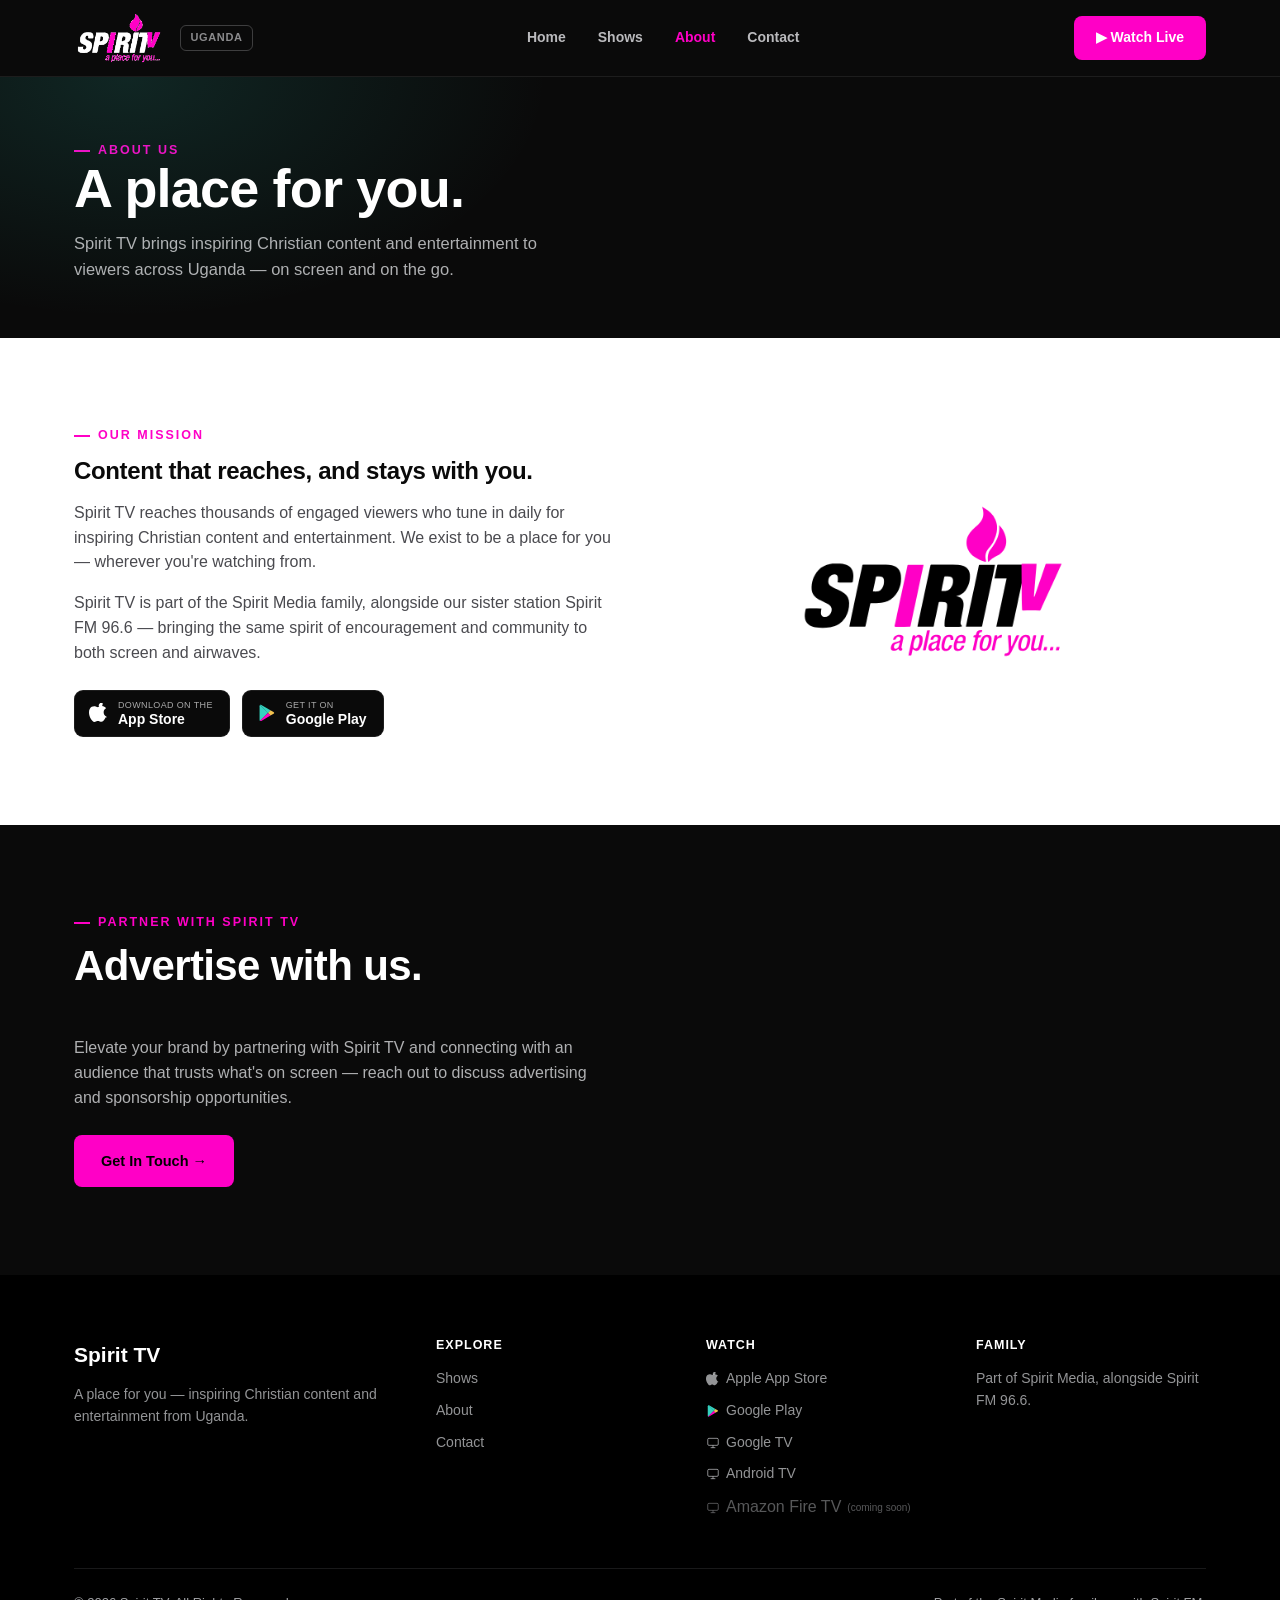
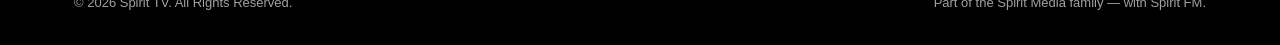
<file: about.html>
<!DOCTYPE html>
<html lang="en">
<head>
<meta charset="UTF-8">
<meta name="viewport" content="width=device-width, initial-scale=1.0">
<title>About — Spirit TV</title>
<meta name="description" content="Spirit TV — inspiring Christian content and entertainment for viewers across Uganda, part of the Spirit Media family.">
<link rel="stylesheet" href="/assets/css/style.css">
</head>
<body>

<nav class="site-nav">
  <div class="wrap">
    <a href="/" class="brand"><img src="/assets/img/spirit-tv-logo-white.png" alt="Spirit TV" class="brand-logo"><span style="margin-left:6px;font-size:11px;font-weight:700;letter-spacing:.06em;color:rgba(245,246,250,.55);border:1px solid rgba(245,246,250,.22);padding:3px 9px;border-radius:6px;">UGANDA</span></a>
    <div class="nav-links">
      <a href="/">Home</a>
      <a href="/shows.html">Shows</a>
      <a href="/about.html" class="active">About</a>
      <a href="/contact.html">Contact</a>
    </div>
    <a href="/watch.html" class="nav-cta">▶ Watch Live</a>
    <button class="menu-toggle" aria-label="Menu">☰</button>
  </div>
</nav>

<header class="page-header">
  <div class="wrap">
    <div class="eyebrow">About Us</div>
    <h1>A place for you.</h1>
    <p>Spirit TV brings inspiring Christian content and entertainment to viewers across Uganda — on screen and on the go.</p>
  </div>
</header>

<section>
  <div class="wrap grid-2">
    <div>
      <div class="eyebrow">Our Mission</div>
      <h2 style="margin-top:12px;">Content that reaches, and stays with you.</h2>
      <p style="margin-top:18px;color:#4a4a4f;font-size:16px;">Spirit TV reaches thousands of engaged viewers who tune in daily for inspiring Christian content and entertainment. We exist to be a place for you — wherever you're watching from.</p>
      <p style="margin-top:16px;color:#4a4a4f;font-size:16px;">Spirit TV is part of the Spirit Media family, alongside our sister station Spirit FM 96.6 — bringing the same spirit of encouragement and community to both screen and airwaves.</p>
      <div class="app-badges">
        <a href="https://apps.apple.com/ug/app/spirit-media-ug/id6473387035" target="_blank" rel="noopener" class="store-badge">
          <svg width="20" height="20" viewBox="0 0 24 24" fill="none"><path d="M16.365 1.43c0 1.14-.416 2.06-1.246 2.78-.997.86-2.03.99-3.106.4a3.28 3.28 0 0 1-.021-2.85c.395-.9 1.11-1.65 2.03-2.09.83-.4 1.71-.4 2.343.03V1.43z" fill="#fff"/><path d="M20.02 17.13c-.36.86-.78 1.66-1.28 2.4-.68 1.01-1.24 1.71-1.68 2.1-.68.65-1.4.99-2.18 1.01-.56.02-1.23-.16-2.02-.53-.79-.37-1.51-.55-2.17-.55-.68 0-1.43.18-2.24.55-.81.37-1.47.56-1.98.57-.75.03-1.49-.31-2.22-1.03-.47-.44-1.06-1.17-1.75-2.19-.75-1.1-1.36-2.38-1.84-3.85C.14 13.9 0 12.44 0 11.03c0-1.62.35-3.01 1.05-4.19.55-.94 1.29-1.68 2.21-2.22a5.8 5.8 0 0 1 2.98-.85c.6 0 1.4.2 2.4.6.99.4 1.63.6 1.92.6.21 0 .93-.23 2.14-.7 1.15-.44 2.12-.62 2.91-.55 2.15.18 3.77 1.03 4.83 2.57-1.92 1.18-2.87 2.83-2.85 4.95.02 1.65.61 3.03 1.77 4.13.53.5 1.12.89 1.78 1.16-.14.42-.3.83-.47 1.23l-.02-.03z" fill="#fff"/></svg>
          <span class="store-badge-text"><span class="store-badge-eyebrow">Download on the</span><span class="store-badge-name">App Store</span></span>
        </a>
        <a href="https://play.google.com/store/apps/details?id=com.spiritmedia.ug" target="_blank" rel="noopener" class="store-badge">
          <svg width="20" height="20" viewBox="0 0 24 24" fill="none"><path d="M3.6 2.4c-.35.35-.55.9-.55 1.6v16c0 .7.2 1.25.55 1.6l.1.08L13.02 12v-.24L3.7 2.32l-.1.08z" fill="#34D1BF"/><path d="M16.1 15.1l-3.08-3.08V11.8l3.08-3.08.07.04 3.66 2.08c1.04.6 1.04 1.56 0 2.16l-3.66 2.08-.07.02z" fill="#F2C14E"/><path d="M16.17 15.06L13.02 11.9 3.6 21.4c.35.38.93.42 1.58.06l11-6.4z" fill="#FF00C6"/><path d="M16.17 8.74l-11-6.4c-.65-.37-1.23-.32-1.58.06l9.43 9.5 3.15-3.16z" fill="#34D1BF"/></svg>
          <span class="store-badge-text"><span class="store-badge-eyebrow">Get it on</span><span class="store-badge-name">Google Play</span></span>
        </a>
      </div>
    </div>
    <div>
      <img src="/assets/img/spirit-tv-logo.png" alt="Spirit TV logo" style="max-width:280px;margin:0 auto;display:block;">
    </div>
  </div>
</section>

<section class="section-dark">
  <div class="wrap">
    <div class="section-head">
      <div class="eyebrow">Partner With Spirit TV</div>
      <h2 style="color:var(--paper);">Advertise with us.</h2>
    </div>
    <p style="color:rgba(245,246,250,.7);max-width:60ch;font-size:16px;">Elevate your brand by partnering with Spirit TV and connecting with an audience that trusts what's on screen — reach out to discuss advertising and sponsorship opportunities.</p>
    <a href="/contact.html" class="btn btn-play" style="margin-top:24px;">Get In Touch →</a>
  </div>
</section>

<footer>
  <div class="wrap">
    <div class="footer-grid">
      <div>
        <div class="footer-brand">Spirit TV</div>
        <p>A place for you — inspiring Christian content and entertainment from Uganda.</p>
      </div>
      <div>
        <h4>Explore</h4>
        <a href="/shows.html">Shows</a>
        <a href="/about.html">About</a>
        <a href="/contact.html">Contact</a>
      </div>
      <div>
        <h4>Watch</h4>
        <a href="https://apps.apple.com/ug/app/spirit-media-ug/id6473387035" target="_blank" rel="noopener" style="display:flex;align-items:center;gap:6px;">
          <svg width="14" height="14" viewBox="0 0 24 24" fill="none"><path d="M16.365 1.43c0 1.14-.416 2.06-1.246 2.78-.997.86-2.03.99-3.106.4a3.28 3.28 0 0 1-.021-2.85c.395-.9 1.11-1.65 2.03-2.09.83-.4 1.71-.4 2.343.03V1.43z" fill="currentColor"/><path d="M20.02 17.13c-.36.86-.78 1.66-1.28 2.4-.68 1.01-1.24 1.71-1.68 2.1-.68.65-1.4.99-2.18 1.01-.56.02-1.23-.16-2.02-.53-.79-.37-1.51-.55-2.17-.55-.68 0-1.43.18-2.24.55-.81.37-1.47.56-1.98.57-.75.03-1.49-.31-2.22-1.03-.47-.44-1.06-1.17-1.75-2.19-.75-1.1-1.36-2.38-1.84-3.85C.14 13.9 0 12.44 0 11.03c0-1.62.35-3.01 1.05-4.19.55-.94 1.29-1.68 2.21-2.22a5.8 5.8 0 0 1 2.98-.85c.6 0 1.4.2 2.4.6.99.4 1.63.6 1.92.6.21 0 .93-.23 2.14-.7 1.15-.44 2.12-.62 2.91-.55 2.15.18 3.77 1.03 4.83 2.57-1.92 1.18-2.87 2.83-2.85 4.95.02 1.65.61 3.03 1.77 4.13.53.5 1.12.89 1.78 1.16-.14.42-.3.83-.47 1.23l-.02-.03z" fill="currentColor"/></svg>
          Apple App Store
        </a>
        <a href="https://play.google.com/store/apps/details?id=com.spiritmedia.ug" target="_blank" rel="noopener" style="display:flex;align-items:center;gap:6px;">
          <svg width="14" height="14" viewBox="0 0 24 24" fill="none"><path d="M3.6 2.4c-.35.35-.55.9-.55 1.6v16c0 .7.2 1.25.55 1.6l.1.08L13.02 12v-.24L3.7 2.32l-.1.08z" fill="#34D1BF"/><path d="M16.1 15.1l-3.08-3.08V11.8l3.08-3.08.07.04 3.66 2.08c1.04.6 1.04 1.56 0 2.16l-3.66 2.08-.07.02z" fill="#F2C14E"/><path d="M16.17 15.06L13.02 11.9 3.6 21.4c.35.38.93.42 1.58.06l11-6.4z" fill="#FF00C6"/><path d="M16.17 8.74l-11-6.4c-.65-.37-1.23-.32-1.58.06l9.43 9.5 3.15-3.16z" fill="#34D1BF"/></svg>
          Google Play
        </a>
        <a href="https://play.google.com/store/apps/details?id=com.spirittv.spirittv&amp;pcampaignid=web_share" target="_blank" rel="noopener" style="display:flex;align-items:center;gap:6px;">
          <svg width="14" height="14" viewBox="0 0 24 24" fill="none"><rect x="3" y="4" width="18" height="12" rx="2" stroke="currentColor" stroke-width="1.6"/><path d="M8 20h8M12 16v4" stroke="currentColor" stroke-width="1.6"/></svg>
          Google TV
        </a>
        <a href="https://play.google.com/store/apps/details?id=com.spirittv.spirittv&amp;pcampaignid=web_share" target="_blank" rel="noopener" style="display:flex;align-items:center;gap:6px;">
          <svg width="14" height="14" viewBox="0 0 24 24" fill="none"><rect x="3" y="4" width="18" height="12" rx="2" stroke="currentColor" stroke-width="1.6"/><path d="M8 20h8M12 16v4" stroke="currentColor" stroke-width="1.6"/></svg>
          Android TV
        </a>
        <span style="display:flex;align-items:center;gap:6px;opacity:.55;cursor:default;">
          <svg width="14" height="14" viewBox="0 0 24 24" fill="none"><rect x="3" y="4" width="18" height="12" rx="2" stroke="currentColor" stroke-width="1.6"/><path d="M8 20h8M12 16v4" stroke="currentColor" stroke-width="1.6"/></svg>
          Amazon Fire TV <span style="font-size:10px;">(coming soon)</span>
        </span>
      </div>
      <div>
        <h4>Family</h4>
        <p>Part of Spirit Media, alongside Spirit FM 96.6.</p>
      </div>
    </div>
    <div class="footer-bottom">
      <span>&copy; 2026 Spirit TV. All Rights Reserved.</span>
      <span>Part of the Spirit Media family — with Spirit FM.</span>
    </div>
  </div>
</footer>

</body>
</html>
</file>
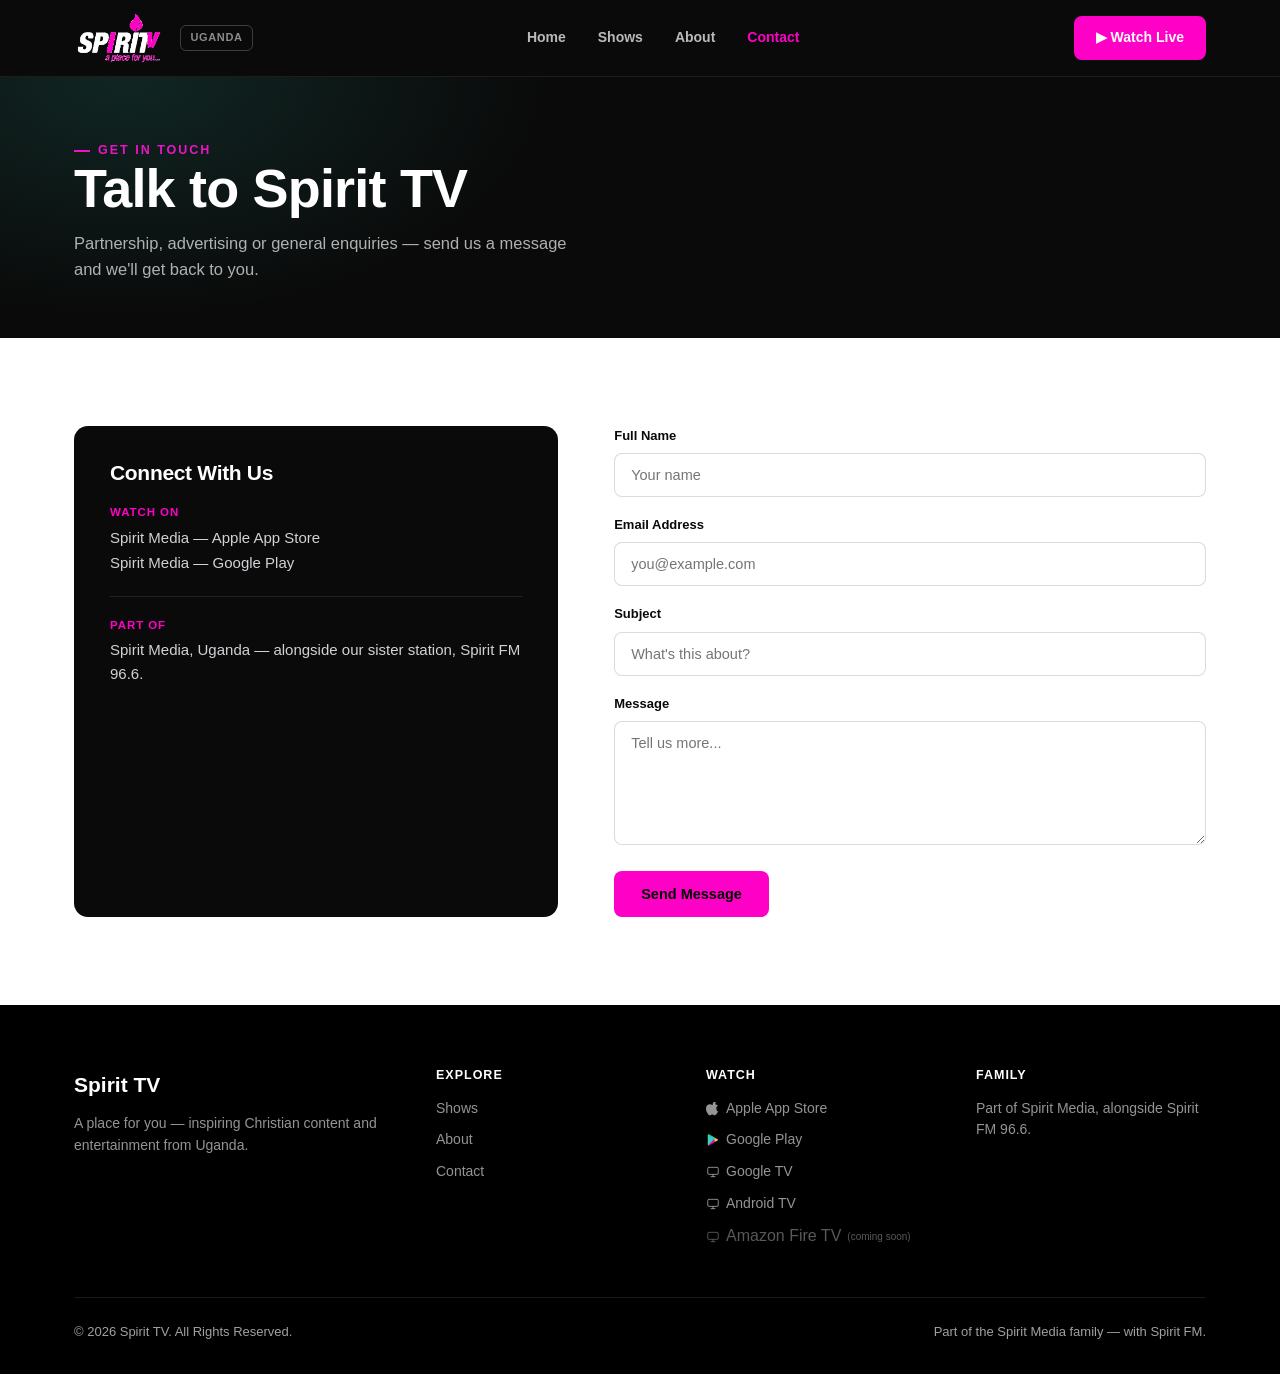
<file: contact.html>
<!DOCTYPE html>
<html lang="en">
<head>
<meta charset="UTF-8">
<meta name="viewport" content="width=device-width, initial-scale=1.0">
<title>Contact — Spirit TV</title>
<meta name="description" content="Get in touch with Spirit TV — partnership, advertising and general enquiries.">
<link rel="stylesheet" href="/assets/css/style.css">
</head>
<body>

<nav class="site-nav">
  <div class="wrap">
    <a href="/" class="brand"><img src="/assets/img/spirit-tv-logo-white.png" alt="Spirit TV" class="brand-logo"><span style="margin-left:6px;font-size:11px;font-weight:700;letter-spacing:.06em;color:rgba(245,246,250,.55);border:1px solid rgba(245,246,250,.22);padding:3px 9px;border-radius:6px;">UGANDA</span></a>
    <div class="nav-links">
      <a href="/">Home</a>
      <a href="/shows.html">Shows</a>
      <a href="/about.html">About</a>
      <a href="/contact.html" class="active">Contact</a>
    </div>
    <a href="/watch.html" class="nav-cta">▶ Watch Live</a>
    <button class="menu-toggle" aria-label="Menu">☰</button>
  </div>
</nav>

<header class="page-header">
  <div class="wrap">
    <div class="eyebrow">Get In Touch</div>
    <h1>Talk to Spirit TV</h1>
    <p>Partnership, advertising or general enquiries — send us a message and we'll get back to you.</p>
  </div>
</header>

<section>
  <div class="wrap contact-grid">
    <div class="contact-card">
      <h3>Connect With Us</h3>
      <div class="contact-row">
        <div>
          <div class="label">Watch On</div>
          <a href="https://apps.apple.com/ug/app/spirit-media-ug/id6473387035" target="_blank" rel="noopener">Spirit Media — Apple App Store</a><br>
          <a href="https://play.google.com/store/apps/details?id=com.spiritmedia.ug" target="_blank" rel="noopener">Spirit Media — Google Play</a>
        </div>
      </div>
      <div class="contact-row">
        <div>
          <div class="label">Part Of</div>
          <p>Spirit Media, Uganda — alongside our sister station, Spirit FM 96.6.</p>
        </div>
      </div>
    </div>

    <form class="contact-form">
      <div class="form-field">
        <label for="name">Full Name</label>
        <input type="text" id="name" placeholder="Your name">
      </div>
      <div class="form-field">
        <label for="email">Email Address</label>
        <input type="email" id="email" placeholder="you@example.com">
      </div>
      <div class="form-field">
        <label for="subject">Subject</label>
        <input type="text" id="subject" placeholder="What's this about?">
      </div>
      <div class="form-field">
        <label for="message">Message</label>
        <textarea id="message" rows="6" placeholder="Tell us more..."></textarea>
      </div>
      <button type="submit" class="btn btn-play">Send Message</button>
    </form>
  </div>
</section>

<footer>
  <div class="wrap">
    <div class="footer-grid">
      <div>
        <div class="footer-brand">Spirit TV</div>
        <p>A place for you — inspiring Christian content and entertainment from Uganda.</p>
      </div>
      <div>
        <h4>Explore</h4>
        <a href="/shows.html">Shows</a>
        <a href="/about.html">About</a>
        <a href="/contact.html">Contact</a>
      </div>
      <div>
        <h4>Watch</h4>
        <a href="https://apps.apple.com/ug/app/spirit-media-ug/id6473387035" target="_blank" rel="noopener" style="display:flex;align-items:center;gap:6px;">
          <svg width="14" height="14" viewBox="0 0 24 24" fill="none"><path d="M16.365 1.43c0 1.14-.416 2.06-1.246 2.78-.997.86-2.03.99-3.106.4a3.28 3.28 0 0 1-.021-2.85c.395-.9 1.11-1.65 2.03-2.09.83-.4 1.71-.4 2.343.03V1.43z" fill="currentColor"/><path d="M20.02 17.13c-.36.86-.78 1.66-1.28 2.4-.68 1.01-1.24 1.71-1.68 2.1-.68.65-1.4.99-2.18 1.01-.56.02-1.23-.16-2.02-.53-.79-.37-1.51-.55-2.17-.55-.68 0-1.43.18-2.24.55-.81.37-1.47.56-1.98.57-.75.03-1.49-.31-2.22-1.03-.47-.44-1.06-1.17-1.75-2.19-.75-1.1-1.36-2.38-1.84-3.85C.14 13.9 0 12.44 0 11.03c0-1.62.35-3.01 1.05-4.19.55-.94 1.29-1.68 2.21-2.22a5.8 5.8 0 0 1 2.98-.85c.6 0 1.4.2 2.4.6.99.4 1.63.6 1.92.6.21 0 .93-.23 2.14-.7 1.15-.44 2.12-.62 2.91-.55 2.15.18 3.77 1.03 4.83 2.57-1.92 1.18-2.87 2.83-2.85 4.95.02 1.65.61 3.03 1.77 4.13.53.5 1.12.89 1.78 1.16-.14.42-.3.83-.47 1.23l-.02-.03z" fill="currentColor"/></svg>
          Apple App Store
        </a>
        <a href="https://play.google.com/store/apps/details?id=com.spiritmedia.ug" target="_blank" rel="noopener" style="display:flex;align-items:center;gap:6px;">
          <svg width="14" height="14" viewBox="0 0 24 24" fill="none"><path d="M3.6 2.4c-.35.35-.55.9-.55 1.6v16c0 .7.2 1.25.55 1.6l.1.08L13.02 12v-.24L3.7 2.32l-.1.08z" fill="#34D1BF"/><path d="M16.1 15.1l-3.08-3.08V11.8l3.08-3.08.07.04 3.66 2.08c1.04.6 1.04 1.56 0 2.16l-3.66 2.08-.07.02z" fill="#F2C14E"/><path d="M16.17 15.06L13.02 11.9 3.6 21.4c.35.38.93.42 1.58.06l11-6.4z" fill="#FF00C6"/><path d="M16.17 8.74l-11-6.4c-.65-.37-1.23-.32-1.58.06l9.43 9.5 3.15-3.16z" fill="#34D1BF"/></svg>
          Google Play
        </a>
        <a href="https://play.google.com/store/apps/details?id=com.spirittv.spirittv&amp;pcampaignid=web_share" target="_blank" rel="noopener" style="display:flex;align-items:center;gap:6px;">
          <svg width="14" height="14" viewBox="0 0 24 24" fill="none"><rect x="3" y="4" width="18" height="12" rx="2" stroke="currentColor" stroke-width="1.6"/><path d="M8 20h8M12 16v4" stroke="currentColor" stroke-width="1.6"/></svg>
          Google TV
        </a>
        <a href="https://play.google.com/store/apps/details?id=com.spirittv.spirittv&amp;pcampaignid=web_share" target="_blank" rel="noopener" style="display:flex;align-items:center;gap:6px;">
          <svg width="14" height="14" viewBox="0 0 24 24" fill="none"><rect x="3" y="4" width="18" height="12" rx="2" stroke="currentColor" stroke-width="1.6"/><path d="M8 20h8M12 16v4" stroke="currentColor" stroke-width="1.6"/></svg>
          Android TV
        </a>
        <span style="display:flex;align-items:center;gap:6px;opacity:.55;cursor:default;">
          <svg width="14" height="14" viewBox="0 0 24 24" fill="none"><rect x="3" y="4" width="18" height="12" rx="2" stroke="currentColor" stroke-width="1.6"/><path d="M8 20h8M12 16v4" stroke="currentColor" stroke-width="1.6"/></svg>
          Amazon Fire TV <span style="font-size:10px;">(coming soon)</span>
        </span>
      </div>
      <div>
        <h4>Family</h4>
        <p>Part of Spirit Media, alongside Spirit FM 96.6.</p>
      </div>
    </div>
    <div class="footer-bottom">
      <span>&copy; 2026 Spirit TV. All Rights Reserved.</span>
      <span>Part of the Spirit Media family — with Spirit FM.</span>
    </div>
  </div>
</footer>

</body>
</html>
</file>
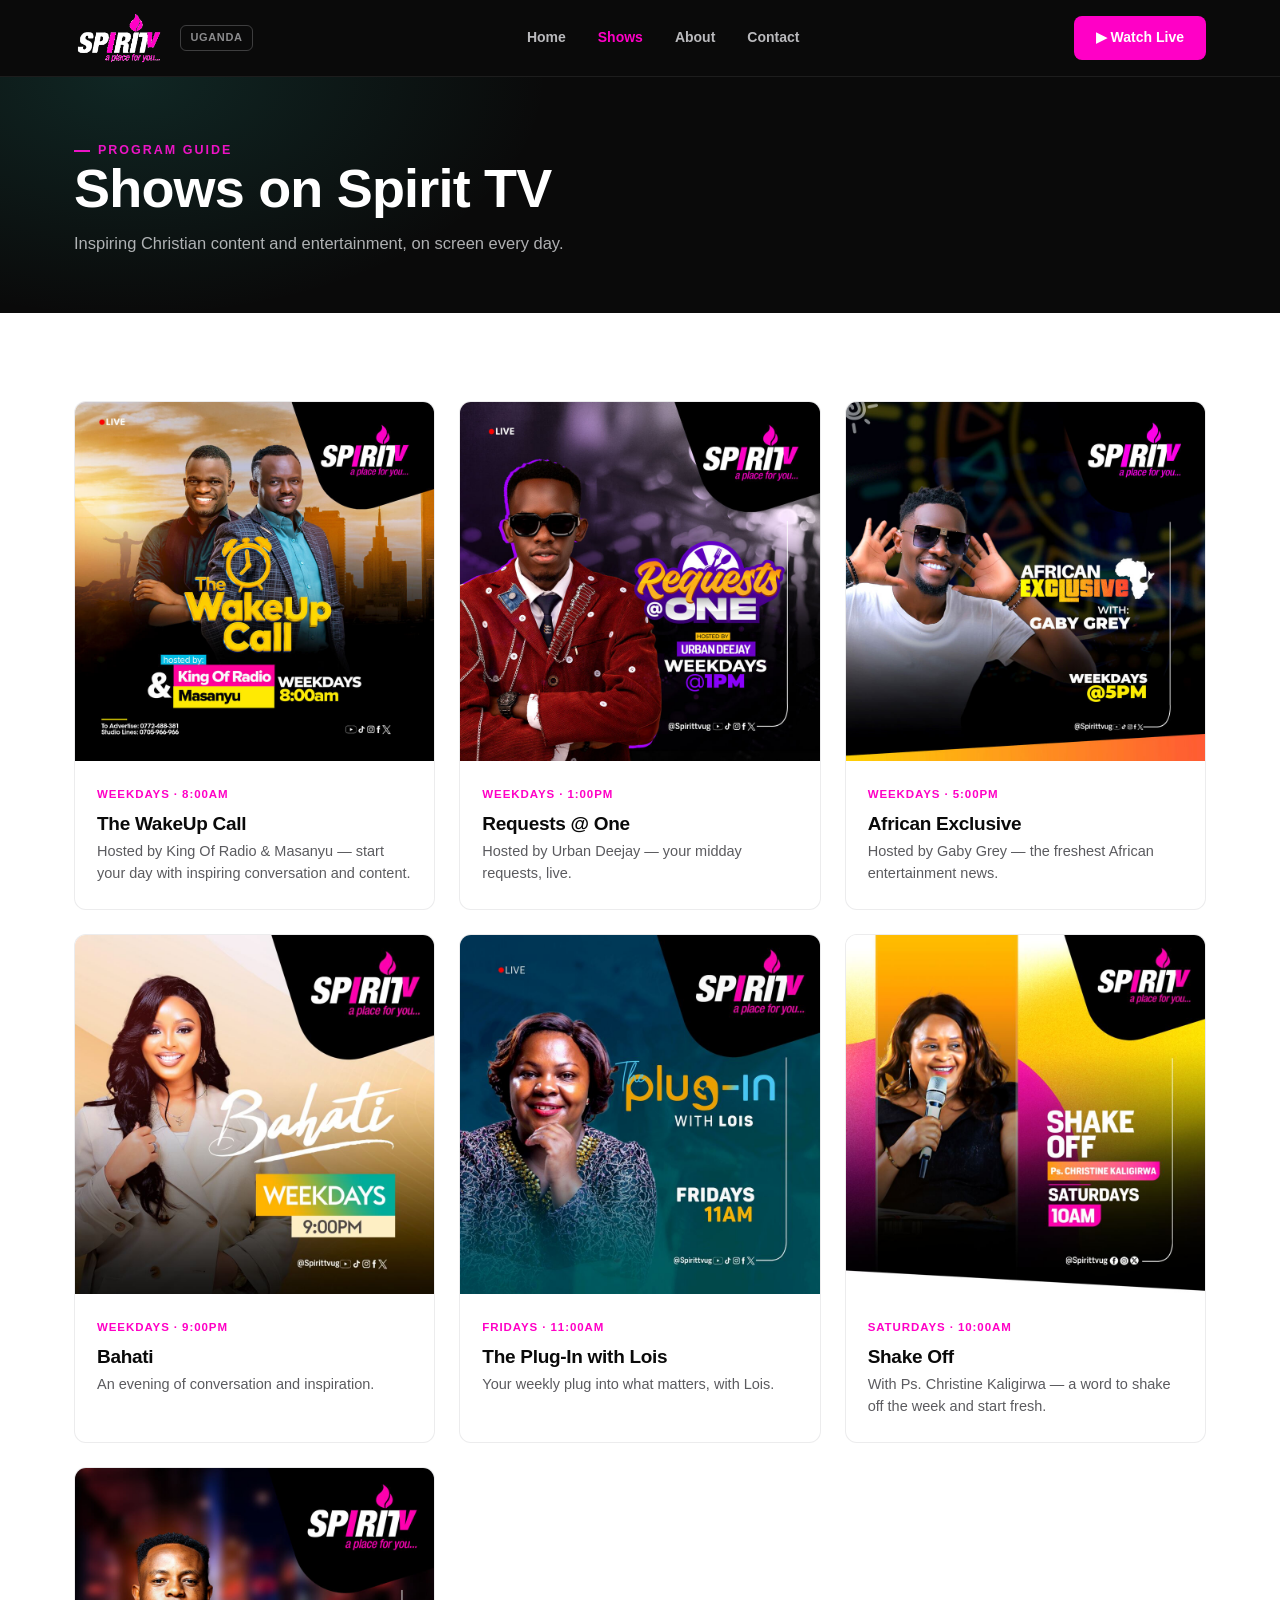
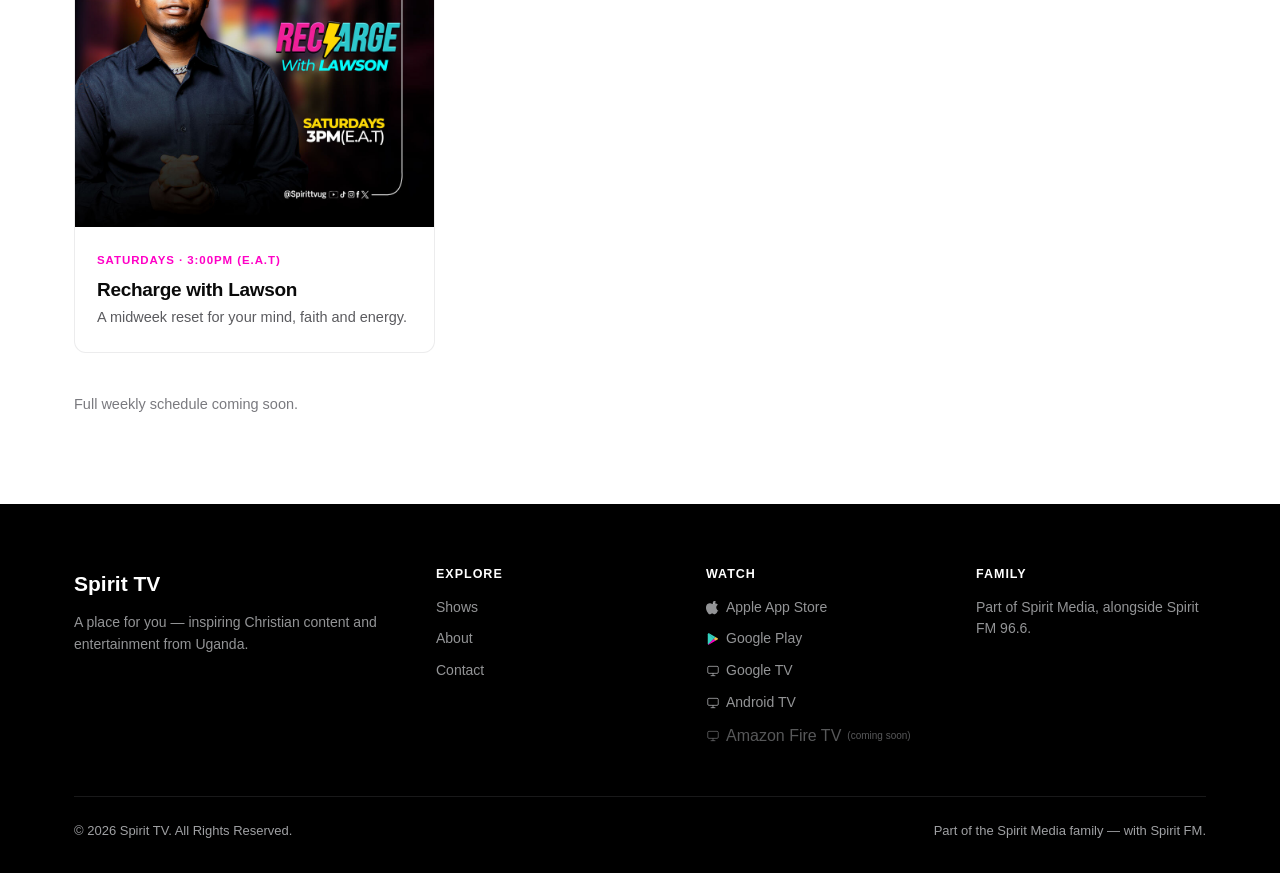
<file: shows.html>
<!DOCTYPE html>
<html lang="en">
<head>
<meta charset="UTF-8">
<meta name="viewport" content="width=device-width, initial-scale=1.0">
<title>Shows — Spirit TV</title>
<meta name="description" content="See what's on Spirit TV — inspiring Christian content and entertainment for viewers across Uganda.">
<link rel="stylesheet" href="/assets/css/style.css">
</head>
<body>

<nav class="site-nav">
  <div class="wrap">
    <a href="/" class="brand"><img src="/assets/img/spirit-tv-logo-white.png" alt="Spirit TV" class="brand-logo"><span style="margin-left:6px;font-size:11px;font-weight:700;letter-spacing:.06em;color:rgba(245,246,250,.55);border:1px solid rgba(245,246,250,.22);padding:3px 9px;border-radius:6px;">UGANDA</span></a>
    <div class="nav-links">
      <a href="/">Home</a>
      <a href="/shows.html" class="active">Shows</a>
      <a href="/about.html">About</a>
      <a href="/contact.html">Contact</a>
    </div>
    <a href="/watch.html" class="nav-cta">▶ Watch Live</a>
    <button class="menu-toggle" aria-label="Menu">☰</button>
  </div>
</nav>

<header class="page-header">
  <div class="wrap">
    <div class="eyebrow">Program Guide</div>
    <h1>Shows on Spirit TV</h1>
    <p>Inspiring Christian content and entertainment, on screen every day.</p>
  </div>
</header>

<section>
  <div class="wrap">
    <div class="grid-3">
      <div class="card">
        <img src="/assets/img/shows/show-wake-up-call-new.jpg" alt="The WakeUp Call">
        <div class="card-body">
          <span class="tag">Weekdays · 8:00am</span>
          <h3>The WakeUp Call</h3>
          <p>Hosted by King Of Radio &amp; Masanyu — start your day with inspiring conversation and content.</p>
        </div>
      </div>
      <div class="card">
        <img src="/assets/img/shows/show-requests-at-one.jpg" alt="Requests @ One">
        <div class="card-body">
          <span class="tag">Weekdays · 1:00pm</span>
          <h3>Requests @ One</h3>
          <p>Hosted by Urban Deejay — your midday requests, live.</p>
        </div>
      </div>
      <div class="card">
        <img src="/assets/img/shows/show-african-exclusive.jpg" alt="African Exclusive">
        <div class="card-body">
          <span class="tag">Weekdays · 5:00pm</span>
          <h3>African Exclusive</h3>
          <p>Hosted by Gaby Grey — the freshest African entertainment news.</p>
        </div>
      </div>
      <div class="card">
        <img src="/assets/img/shows/show-bahati.jpg" alt="Bahati">
        <div class="card-body">
          <span class="tag">Weekdays · 9:00pm</span>
          <h3>Bahati</h3>
          <p>An evening of conversation and inspiration.</p>
        </div>
      </div>
      <div class="card">
        <img src="/assets/img/shows/show-plug-in.jpg" alt="The Plug-In with Lois">
        <div class="card-body">
          <span class="tag">Fridays · 11:00am</span>
          <h3>The Plug-In with Lois</h3>
          <p>Your weekly plug into what matters, with Lois.</p>
        </div>
      </div>
      <div class="card">
        <img src="/assets/img/shows/show-shake-off.jpg" alt="Shake Off">
        <div class="card-body">
          <span class="tag">Saturdays · 10:00am</span>
          <h3>Shake Off</h3>
          <p>With Ps. Christine Kaligirwa — a word to shake off the week and start fresh.</p>
        </div>
      </div>
      <div class="card">
        <img src="/assets/img/shows/show-recharge.jpg" alt="Recharge with Lawson">
        <div class="card-body">
          <span class="tag">Saturdays · 3:00pm (E.A.T)</span>
          <h3>Recharge with Lawson</h3>
          <p>A midweek reset for your mind, faith and energy.</p>
        </div>
      </div>
    </div>
    <p style="margin-top:40px;color:#7a7a7f;font-size:14.5px;">Full weekly schedule coming soon.</p>
  </div>
</section>

<footer>
  <div class="wrap">
    <div class="footer-grid">
      <div>
        <div class="footer-brand">Spirit TV</div>
        <p>A place for you — inspiring Christian content and entertainment from Uganda.</p>
      </div>
      <div>
        <h4>Explore</h4>
        <a href="/shows.html">Shows</a>
        <a href="/about.html">About</a>
        <a href="/contact.html">Contact</a>
      </div>
      <div>
        <h4>Watch</h4>
        <a href="https://apps.apple.com/ug/app/spirit-media-ug/id6473387035" target="_blank" rel="noopener" style="display:flex;align-items:center;gap:6px;">
          <svg width="14" height="14" viewBox="0 0 24 24" fill="none"><path d="M16.365 1.43c0 1.14-.416 2.06-1.246 2.78-.997.86-2.03.99-3.106.4a3.28 3.28 0 0 1-.021-2.85c.395-.9 1.11-1.65 2.03-2.09.83-.4 1.71-.4 2.343.03V1.43z" fill="currentColor"/><path d="M20.02 17.13c-.36.86-.78 1.66-1.28 2.4-.68 1.01-1.24 1.71-1.68 2.1-.68.65-1.4.99-2.18 1.01-.56.02-1.23-.16-2.02-.53-.79-.37-1.51-.55-2.17-.55-.68 0-1.43.18-2.24.55-.81.37-1.47.56-1.98.57-.75.03-1.49-.31-2.22-1.03-.47-.44-1.06-1.17-1.75-2.19-.75-1.1-1.36-2.38-1.84-3.85C.14 13.9 0 12.44 0 11.03c0-1.62.35-3.01 1.05-4.19.55-.94 1.29-1.68 2.21-2.22a5.8 5.8 0 0 1 2.98-.85c.6 0 1.4.2 2.4.6.99.4 1.63.6 1.92.6.21 0 .93-.23 2.14-.7 1.15-.44 2.12-.62 2.91-.55 2.15.18 3.77 1.03 4.83 2.57-1.92 1.18-2.87 2.83-2.85 4.95.02 1.65.61 3.03 1.77 4.13.53.5 1.12.89 1.78 1.16-.14.42-.3.83-.47 1.23l-.02-.03z" fill="currentColor"/></svg>
          Apple App Store
        </a>
        <a href="https://play.google.com/store/apps/details?id=com.spiritmedia.ug" target="_blank" rel="noopener" style="display:flex;align-items:center;gap:6px;">
          <svg width="14" height="14" viewBox="0 0 24 24" fill="none"><path d="M3.6 2.4c-.35.35-.55.9-.55 1.6v16c0 .7.2 1.25.55 1.6l.1.08L13.02 12v-.24L3.7 2.32l-.1.08z" fill="#34D1BF"/><path d="M16.1 15.1l-3.08-3.08V11.8l3.08-3.08.07.04 3.66 2.08c1.04.6 1.04 1.56 0 2.16l-3.66 2.08-.07.02z" fill="#F2C14E"/><path d="M16.17 15.06L13.02 11.9 3.6 21.4c.35.38.93.42 1.58.06l11-6.4z" fill="#FF00C6"/><path d="M16.17 8.74l-11-6.4c-.65-.37-1.23-.32-1.58.06l9.43 9.5 3.15-3.16z" fill="#34D1BF"/></svg>
          Google Play
        </a>
        <a href="https://play.google.com/store/apps/details?id=com.spirittv.spirittv&amp;pcampaignid=web_share" target="_blank" rel="noopener" style="display:flex;align-items:center;gap:6px;">
          <svg width="14" height="14" viewBox="0 0 24 24" fill="none"><rect x="3" y="4" width="18" height="12" rx="2" stroke="currentColor" stroke-width="1.6"/><path d="M8 20h8M12 16v4" stroke="currentColor" stroke-width="1.6"/></svg>
          Google TV
        </a>
        <a href="https://play.google.com/store/apps/details?id=com.spirittv.spirittv&amp;pcampaignid=web_share" target="_blank" rel="noopener" style="display:flex;align-items:center;gap:6px;">
          <svg width="14" height="14" viewBox="0 0 24 24" fill="none"><rect x="3" y="4" width="18" height="12" rx="2" stroke="currentColor" stroke-width="1.6"/><path d="M8 20h8M12 16v4" stroke="currentColor" stroke-width="1.6"/></svg>
          Android TV
        </a>
        <span style="display:flex;align-items:center;gap:6px;opacity:.55;cursor:default;">
          <svg width="14" height="14" viewBox="0 0 24 24" fill="none"><rect x="3" y="4" width="18" height="12" rx="2" stroke="currentColor" stroke-width="1.6"/><path d="M8 20h8M12 16v4" stroke="currentColor" stroke-width="1.6"/></svg>
          Amazon Fire TV <span style="font-size:10px;">(coming soon)</span>
        </span>
      </div>
      <div>
        <h4>Family</h4>
        <p>Part of Spirit Media, alongside Spirit FM 96.6.</p>
      </div>
    </div>
    <div class="footer-bottom">
      <span>&copy; 2026 Spirit TV. All Rights Reserved.</span>
      <span>Part of the Spirit Media family — with Spirit FM.</span>
    </div>
  </div>
</footer>

</body>
</html>
</file>
<file: assets/css/style.css>
@import url('https://api.fontshare.com/v2/css?f[]=general-sans@400,500,600,700&display=swap');

:root{
  --void: #0A0A0A;
  --void-deep: #000000;
  --paper: #FFFFFF;
  --cyan: #FF00C6;
  --magenta: #FF00C6;
  --gold: #F2C14E;
  --ink: #0A0A0A;
  --max: 1180px;
}

*{box-sizing:border-box;margin:0;padding:0;}
html{scroll-behavior:smooth;}
body{
  font-family:'General Sans',sans-serif;
  background:var(--paper);
  color:var(--ink);
  line-height:1.55;
  -webkit-font-smoothing:antialiased;
}
h1,h2,h3,h4{
  font-family:'General Sans',sans-serif;
  font-weight:700;
  line-height:1.05;
  letter-spacing:-0.015em;
}
a{color:inherit;text-decoration:none;}
img{max-width:100%;display:block;}
.wrap{max-width:var(--max);margin:0 auto;padding:0 24px;}
.eyebrow{
  font-size:12.5px;font-weight:700;letter-spacing:.16em;text-transform:uppercase;
  color:var(--magenta);
  display:flex;align-items:center;gap:8px;
}
.eyebrow::before{content:'';width:16px;height:2px;background:currentColor;display:inline-block;}

/* ===== Nav ===== */
.site-nav{
  position:sticky;top:0;z-index:50;
  background:var(--void);
  border-bottom:1px solid rgba(245,246,250,.08);
}
.site-nav .wrap{display:flex;align-items:center;justify-content:space-between;height:76px;}
.brand{display:flex;align-items:center;gap:10px;font-family:'General Sans',sans-serif;font-weight:700;font-size:20px;color:var(--paper);}
.brand .ch{
  font-size:11px;font-weight:700;background:var(--cyan);color:var(--void-deep);
  padding:3px 8px;border-radius:4px;letter-spacing:.04em;
}
.brand-logo{
  height:56px;width:auto;display:block;
}
.nav-links{display:flex;gap:32px;align-items:center;}
.nav-links a{color:rgba(245,246,250,.75);font-size:14px;font-weight:600;transition:color .15s;}
.nav-links a:hover, .nav-links a.active{color:var(--cyan);}
.nav-cta{
  background:var(--magenta);color:var(--paper)!important;padding:11px 22px;border-radius:8px;
  font-weight:700;font-size:14px;display:flex;align-items:center;gap:8px;
}
.nav-cta:hover{background:#d13868;}
.menu-toggle{display:none;background:none;border:0;color:var(--paper);font-size:26px;cursor:pointer;}

/* ===== Hero — channel-frame signature ===== */
.hero{
  position:relative;background:var(--void);color:var(--paper);
  padding:80px 0 0;overflow:hidden;
}
.hero-grid{position:relative;display:grid;grid-template-columns:1fr;gap:0;}
.hero-copy{padding-bottom:56px;}
.hero .eyebrow{color:var(--cyan);}
.hero h1{font-size:clamp(42px,6.4vw,78px);margin:16px 0 20px;max-width:16ch;}
.hero h1 span{color:var(--cyan);}
.hero p.lede{font-size:18px;color:rgba(245,246,250,.75);max-width:52ch;margin-bottom:32px;}
.hero-actions{display:flex;gap:14px;flex-wrap:wrap;}
.btn{
  display:inline-flex;align-items:center;gap:10px;padding:14px 26px;border-radius:8px;
  font-weight:700;font-size:14.5px;border:1px solid transparent;cursor:pointer;transition:all .15s;
}
.btn-play{background:var(--cyan);color:var(--void-deep);}
.btn-play:hover{background:#28b8a8;transform:translateY(-1px);}
.btn-outline{border-color:rgba(245,246,250,.3);color:var(--paper);}
.btn-outline:hover{border-color:var(--paper);background:rgba(245,246,250,.06);}

/* channel-frame: bezel + scanline */
.tv-frame{
  position:relative;border:1px solid rgba(245,246,250,.15);
  border-radius:14px 14px 0 0;padding:14px 14px 0;
  background:linear-gradient(180deg, rgba(52,209,191,.06), transparent 40%);
}
.tv-frame-bar{display:flex;justify-content:space-between;align-items:center;padding-bottom:12px;font-size:11px;color:rgba(245,246,250,.45);letter-spacing:.08em;text-transform:uppercase;}
.tv-frame-bar .rec{display:flex;align-items:center;gap:6px;color:var(--magenta);font-weight:700;}
.tv-frame-bar .rec .dot{width:7px;height:7px;border-radius:50%;background:var(--magenta);animation:pulse 1.4s infinite;}
@keyframes pulse{0%,100%{opacity:1;}50%{opacity:.3;}}
.tv-screen{
  aspect-ratio:16/8;background:linear-gradient(135deg,#1a1a1a,#0A0A0A 60%);
  border-radius:8px 8px 0 0;overflow:hidden;position:relative;
  display:flex;align-items:center;justify-content:center;
}
.tv-screen::after{
  content:'';position:absolute;inset:0;
  background:repeating-linear-gradient(0deg, rgba(255,255,255,.025) 0px, transparent 1px, transparent 3px);
  pointer-events:none;
}
.tv-screen img,.tv-screen video{width:100%;height:100%;object-fit:cover;position:relative;z-index:0;}
@media (prefers-reduced-motion:reduce){.tv-frame-bar .rec .dot{animation:none;}}

/* ===== Sections ===== */
section{padding:88px 0;}
.section-head{max-width:640px;margin-bottom:48px;}
.section-head h2{font-size:clamp(30px,4vw,42px);margin-top:12px;}
.section-dark{background:var(--void);color:var(--paper);}
.section-dark .eyebrow{color:var(--cyan);}

.grid-3{display:grid;grid-template-columns:repeat(3,1fr);gap:24px;}
.grid-2{display:grid;grid-template-columns:1fr 1fr;gap:40px;align-items:center;}

.card{
  background:#fff;border-radius:12px;overflow:hidden;
  border:1px solid rgba(13,19,33,.08);transition:transform .18s, box-shadow .18s;
}
.card:hover{transform:translateY(-4px);box-shadow:0 16px 32px rgba(13,19,33,.1);}
.card img{width:100%;height:auto;display:block;}
.card-body{padding:20px 22px 24px;position:relative;}
.card-body .tag{font-size:11.5px;font-weight:700;color:var(--magenta);text-transform:uppercase;letter-spacing:.08em;}
.card-body h3{font-size:19px;margin:8px 0 6px;}
.card-body p{font-size:14.5px;color:#5b5b5f;}
.channel-num{
  position:absolute;top:-16px;right:16px;background:var(--void);color:var(--cyan);
  font-family:'General Sans',sans-serif;font-weight:700;font-size:13px;
  padding:6px 10px;border-radius:6px;
}

.pill{
  display:inline-block;padding:6px 14px;border-radius:6px;background:rgba(52,209,191,.12);
  color:#1a8e80;font-size:12.5px;font-weight:700;
}

.stats-strip{background:var(--magenta);color:#fff;padding:56px 0;}
.stats-strip .grid-3{text-align:center;}
.stats-strip b{display:block;font-family:'General Sans',sans-serif;font-size:42px;}
.stats-strip span{font-size:13px;letter-spacing:.06em;text-transform:uppercase;opacity:.9;}

.app-badges{display:flex;gap:12px;margin-top:24px;flex-wrap:wrap;}
.app-badge{
  display:flex;align-items:center;gap:10px;background:rgba(245,246,250,.06);
  border:1px solid rgba(245,246,250,.15);padding:10px 18px;border-radius:8px;
  font-size:13.5px;font-weight:600;color:var(--paper);
}
.app-badge:hover{border-color:var(--cyan);}

/* ===== Footer ===== */
footer{background:var(--void-deep);color:rgba(245,246,250,.65);padding:64px 0 32px;}
.footer-grid{display:grid;grid-template-columns:1.4fr 1fr 1fr 1fr;gap:40px;margin-bottom:48px;}
.footer-grid h4{font-family:'General Sans',sans-serif;color:var(--paper);font-size:12.5px;letter-spacing:.08em;text-transform:uppercase;margin-bottom:16px;}
.footer-grid a, .footer-grid p{display:block;font-size:14px;margin-bottom:10px;color:rgba(245,246,250,.6);}
.footer-grid a:hover{color:var(--cyan);}
.footer-brand{font-family:'General Sans',sans-serif;font-weight:700;font-size:21px;color:var(--paper);margin-bottom:12px;}
.footer-bottom{border-top:1px solid rgba(245,246,250,.1);padding-top:24px;font-size:13px;display:flex;justify-content:space-between;flex-wrap:wrap;gap:12px;}

/* ===== Page header ===== */
.page-header{background:var(--void);color:var(--paper);padding:64px 0 56px;position:relative;overflow:hidden;}
.page-header::before{content:'';position:absolute;inset:0;background:radial-gradient(ellipse 700px 400px at 10% 0%, rgba(52,209,191,.14), transparent 60%);}
.page-header h1{font-size:clamp(34px,5vw,54px);position:relative;}
.page-header p{color:rgba(245,246,250,.7);max-width:56ch;margin-top:14px;position:relative;font-size:16.5px;}

/* Contact */
.contact-grid{display:grid;grid-template-columns:.9fr 1.1fr;gap:56px;}
.contact-card{background:var(--void);color:var(--paper);border-radius:14px;padding:36px;}
.contact-card h3{font-family:'General Sans',sans-serif;font-size:21px;margin-bottom:20px;}
.contact-row{display:flex;gap:14px;margin-bottom:20px;padding-bottom:20px;border-bottom:1px solid rgba(245,246,250,.1);}
.contact-row:last-child{border:0;}
.contact-row .label{font-size:11.5px;text-transform:uppercase;letter-spacing:.08em;color:var(--cyan);margin-bottom:4px;font-weight:700;}
.contact-row div p, .contact-row div a{font-size:15px;color:rgba(245,246,250,.85);}

.form-field{margin-bottom:18px;}
.form-field label{display:block;font-size:13px;font-weight:700;margin-bottom:7px;}
.form-field input, .form-field textarea{
  width:100%;padding:13px 16px;border-radius:8px;border:1.5px solid rgba(13,19,33,.15);
  font-family:'General Sans',sans-serif;font-size:14.5px;background:#fff;
}
.form-field input:focus, .form-field textarea:focus{outline:2px solid var(--cyan);outline-offset:1px;border-color:var(--cyan);}

@media (max-width:900px){
  .grid-2, .contact-grid{grid-template-columns:1fr;}
  .grid-3{grid-template-columns:1fr 1fr;}
  .footer-grid{grid-template-columns:1fr 1fr;}
  .nav-links{display:none;}
  .menu-toggle{display:block;}
}
@media (max-width:560px){
  .grid-3{grid-template-columns:1fr;}
  .footer-grid{grid-template-columns:1fr;}
}

/* App store badges */
.store-badge{
  display:inline-flex;align-items:center;gap:9px;
  background:#0A0A0A;color:#fff;
  padding:9px 16px 9px 14px;border-radius:9px;
  text-decoration:none;line-height:1.15;
  border:1px solid rgba(255,255,255,.08);
  transition:transform .15s,opacity .15s;
}
.store-badge:hover{transform:translateY(-1px);opacity:.92;}
.store-badge svg{flex-shrink:0;}
.store-badge .store-badge-text{display:flex;flex-direction:column;}
.store-badge .store-badge-eyebrow{font-size:9px;letter-spacing:.04em;color:rgba(255,255,255,.65);text-transform:uppercase;}
.store-badge .store-badge-name{font-size:14px;font-weight:700;font-family:'General Sans',sans-serif;margin-top:1px;}
</file>
